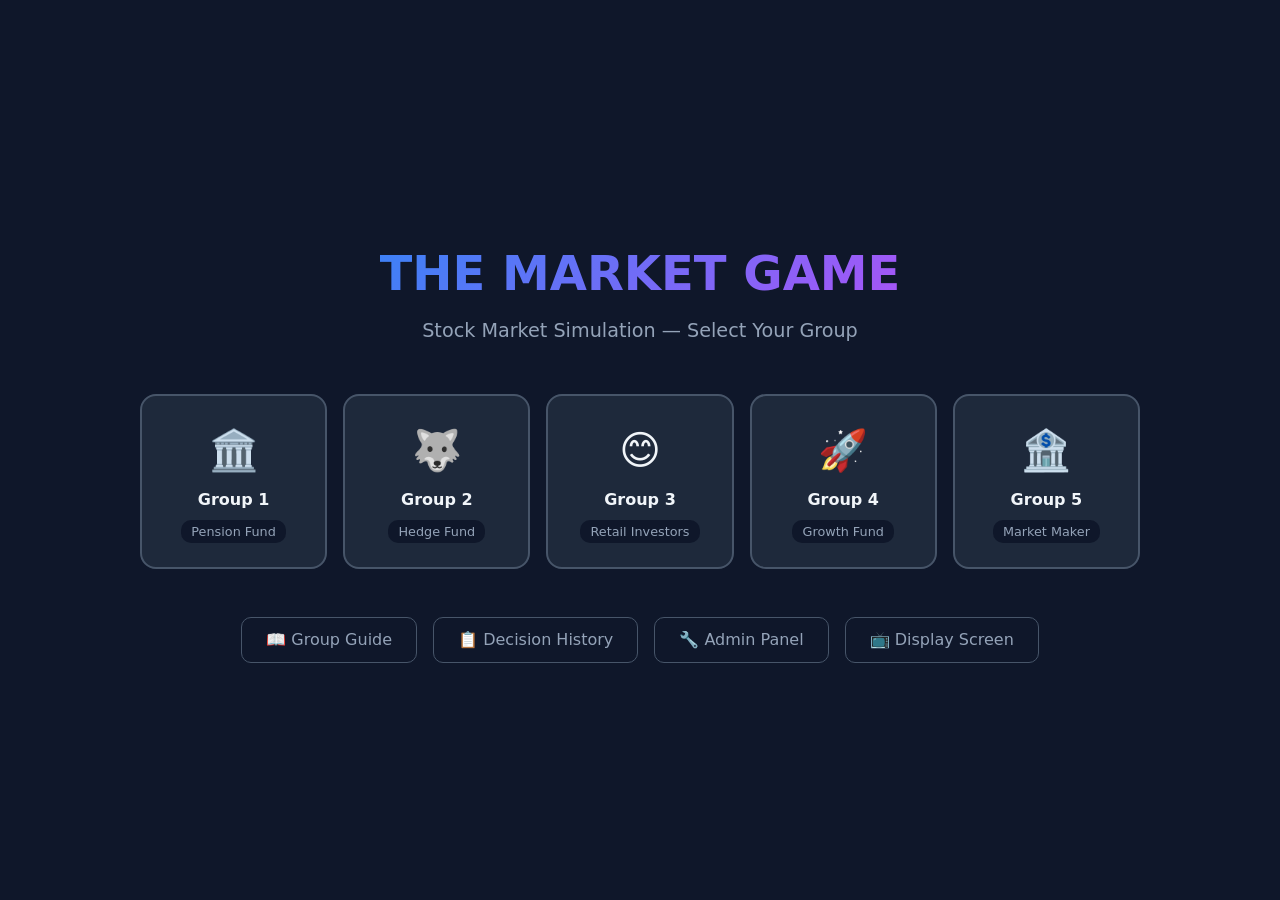
<file: index.html>
<!DOCTYPE html>
<html lang="en">
<head>
  <meta charset="UTF-8">
  <meta name="viewport" content="width=device-width, initial-scale=1.0">
  <title>The Market Game</title>
  <link rel="stylesheet" href="css/styles.css">
  <style>
    .landing {
      min-height: 100vh;
      display: flex;
      flex-direction: column;
      align-items: center;
      justify-content: center;
      text-align: center;
      padding: 24px;
    }
    .landing h1 {
      font-size: 3rem;
      font-weight: 900;
      margin-bottom: 8px;
      background: linear-gradient(135deg, #3b82f6, #a855f7);
      -webkit-background-clip: text;
      -webkit-text-fill-color: transparent;
    }
    .landing .subtitle {
      font-size: 1.2rem;
      color: var(--text-dim);
      margin-bottom: 48px;
    }
    .role-grid {
      display: grid;
      grid-template-columns: repeat(auto-fit, minmax(180px, 1fr));
      gap: 16px;
      max-width: 1000px;
      width: 100%;
      margin-bottom: 32px;
    }
    .role-card {
      background: var(--surface);
      border: 2px solid var(--border);
      border-radius: 16px;
      padding: 24px 16px;
      text-decoration: none;
      color: var(--text);
      transition: all 0.2s;
      display: flex;
      flex-direction: column;
      align-items: center;
      gap: 8px;
    }
    .role-card:hover {
      border-color: var(--accent);
      transform: translateY(-4px);
      box-shadow: 0 8px 24px rgba(59,130,246,0.2);
    }
    .role-card .icon { font-size: 2.5rem; }
    .role-card .name { font-weight: 700; font-size: 1rem; }
    .role-card .role-tag {
      font-size: 0.8rem;
      color: var(--text-dim);
      background: var(--bg);
      padding: 2px 10px;
      border-radius: 10px;
    }
    .admin-link {
      display: flex;
      gap: 16px;
      margin-top: 16px;
    }
    .admin-link a {
      color: var(--text-dim);
      text-decoration: none;
      padding: 10px 24px;
      border: 1px solid var(--border);
      border-radius: 10px;
      transition: all 0.2s;
    }
    .admin-link a:hover {
      border-color: var(--accent);
      color: var(--text);
    }
  </style>
</head>
<body>
  <div class="landing">
    <h1>THE MARKET GAME</h1>
    <p class="subtitle">Stock Market Simulation — Select Your Group</p>
    <div class="role-grid">
      <a href="group.html?id=1" class="role-card">
        <span class="icon">🏛️</span>
        <span class="name">Group 1</span>
        <span class="role-tag">Pension Fund</span>
      </a>
      <a href="group.html?id=2" class="role-card">
        <span class="icon">🐺</span>
        <span class="name">Group 2</span>
        <span class="role-tag">Hedge Fund</span>
      </a>
      <a href="group.html?id=3" class="role-card">
        <span class="icon">😊</span>
        <span class="name">Group 3</span>
        <span class="role-tag">Retail Investors</span>
      </a>
      <a href="group.html?id=4" class="role-card">
        <span class="icon">🚀</span>
        <span class="name">Group 4</span>
        <span class="role-tag">Growth Fund</span>
      </a>
      <a href="group.html?id=5" class="role-card">
        <span class="icon">🏦</span>
        <span class="name">Group 5</span>
        <span class="role-tag">Market Maker</span>
      </a>
    </div>
    <div class="admin-link">
      <a href="roles.html">📖 Group Guide</a>
      <a href="history.html">📋 Decision History</a>
      <a href="admin.html">🔧 Admin Panel</a>
      <a href="display.html">📺 Display Screen</a>
    </div>
  </div>
</body>
</html>
</file>
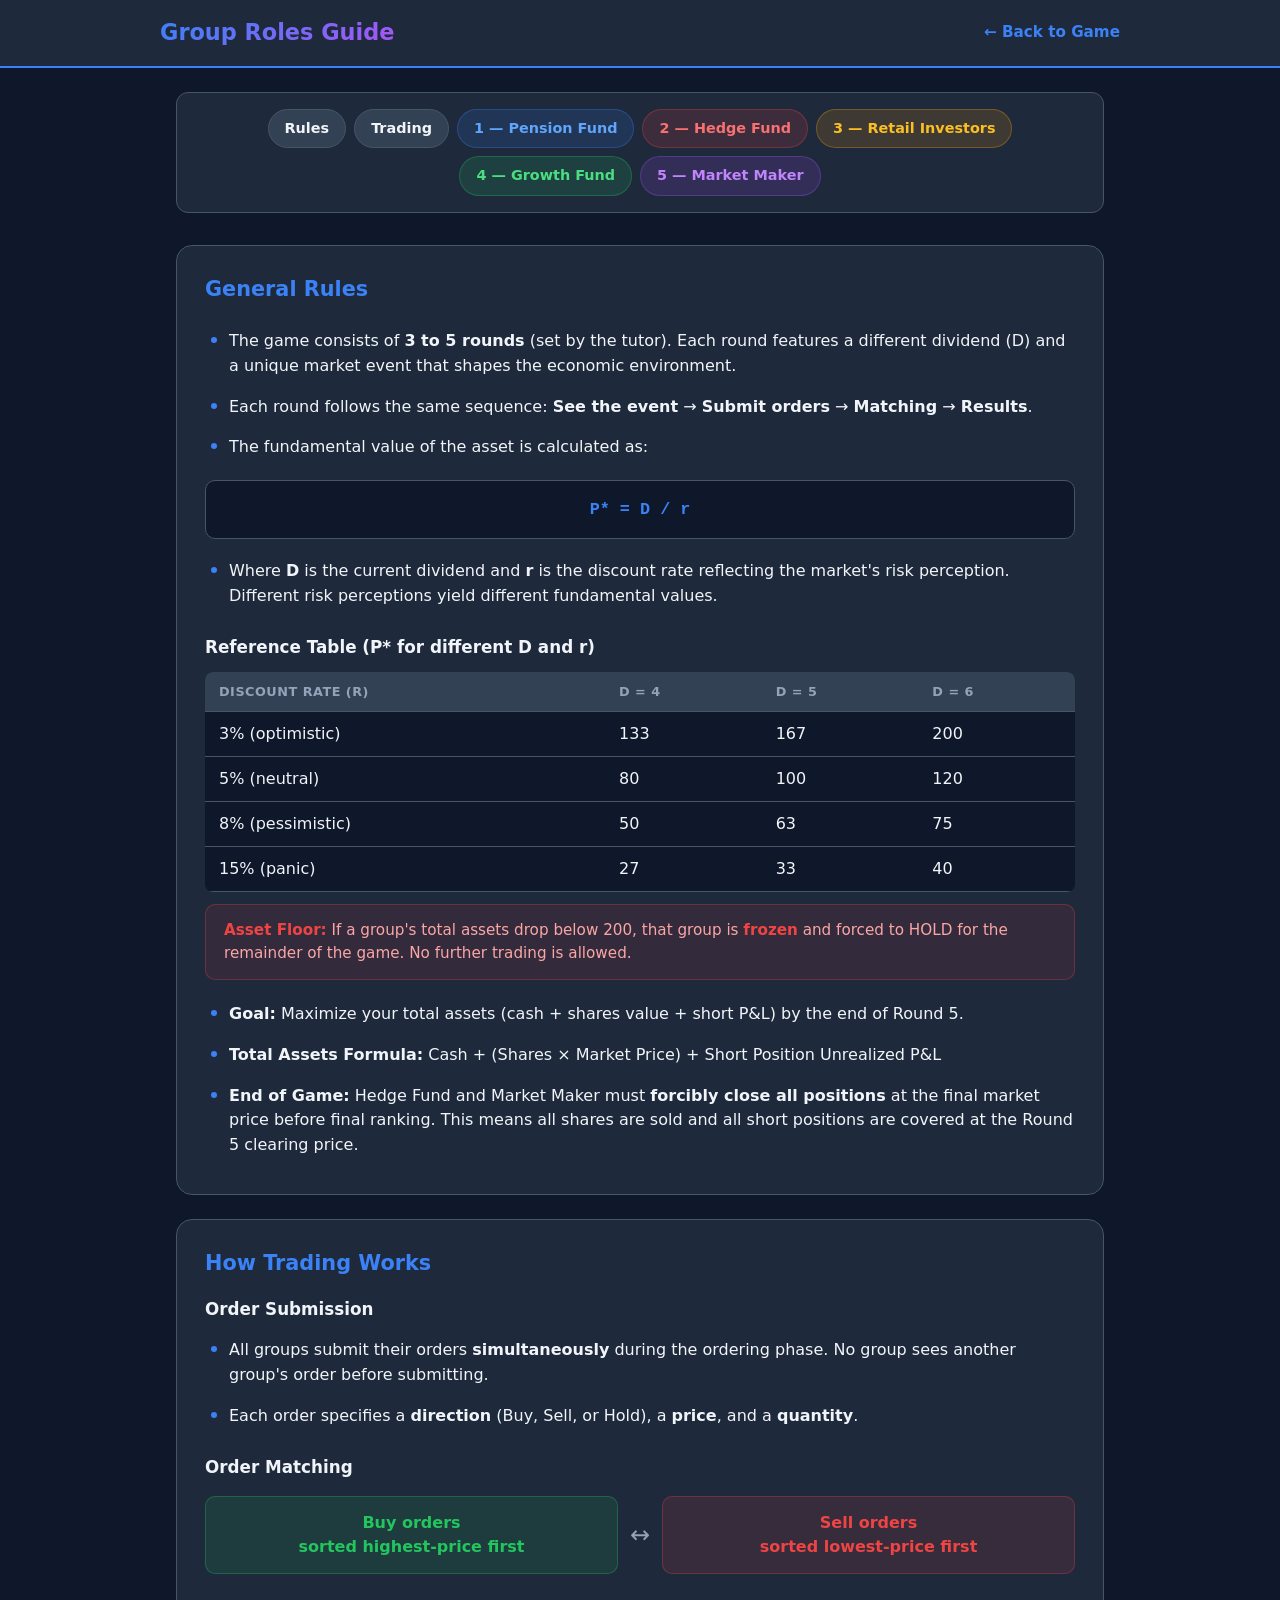
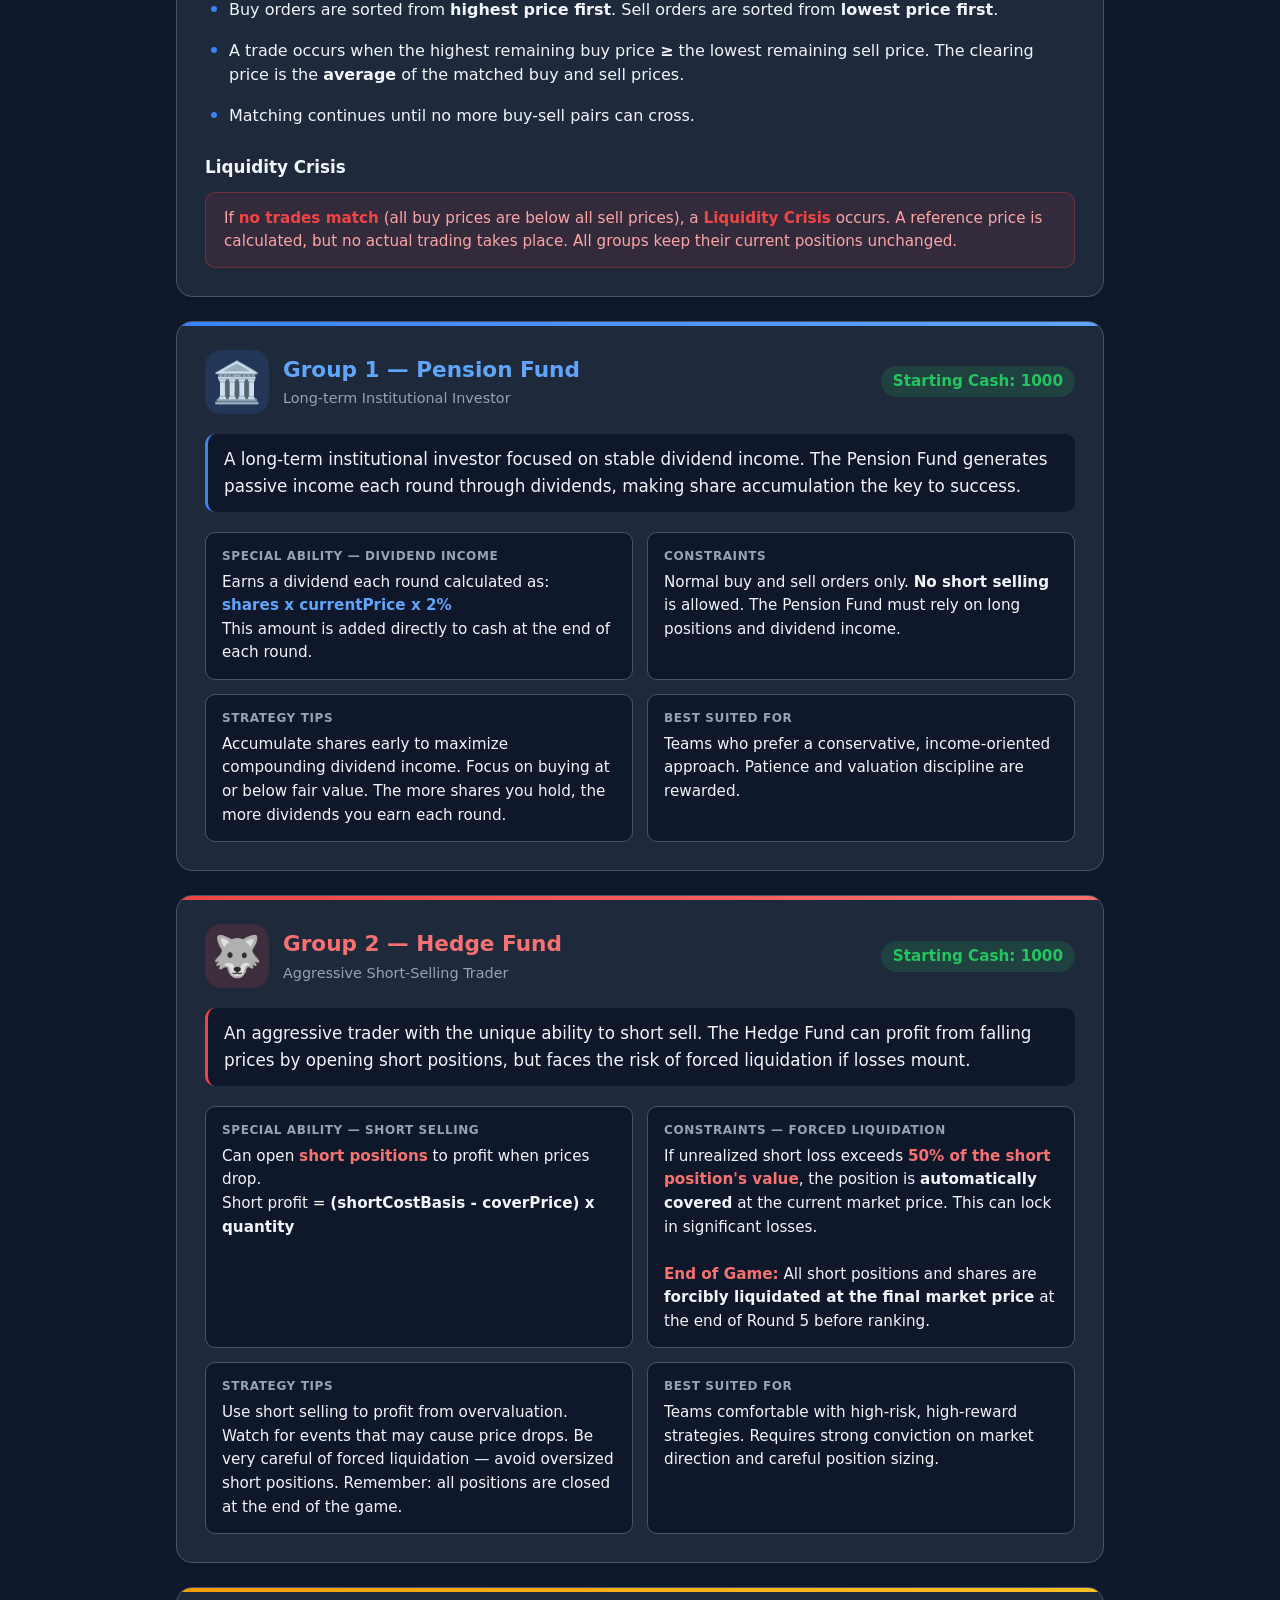
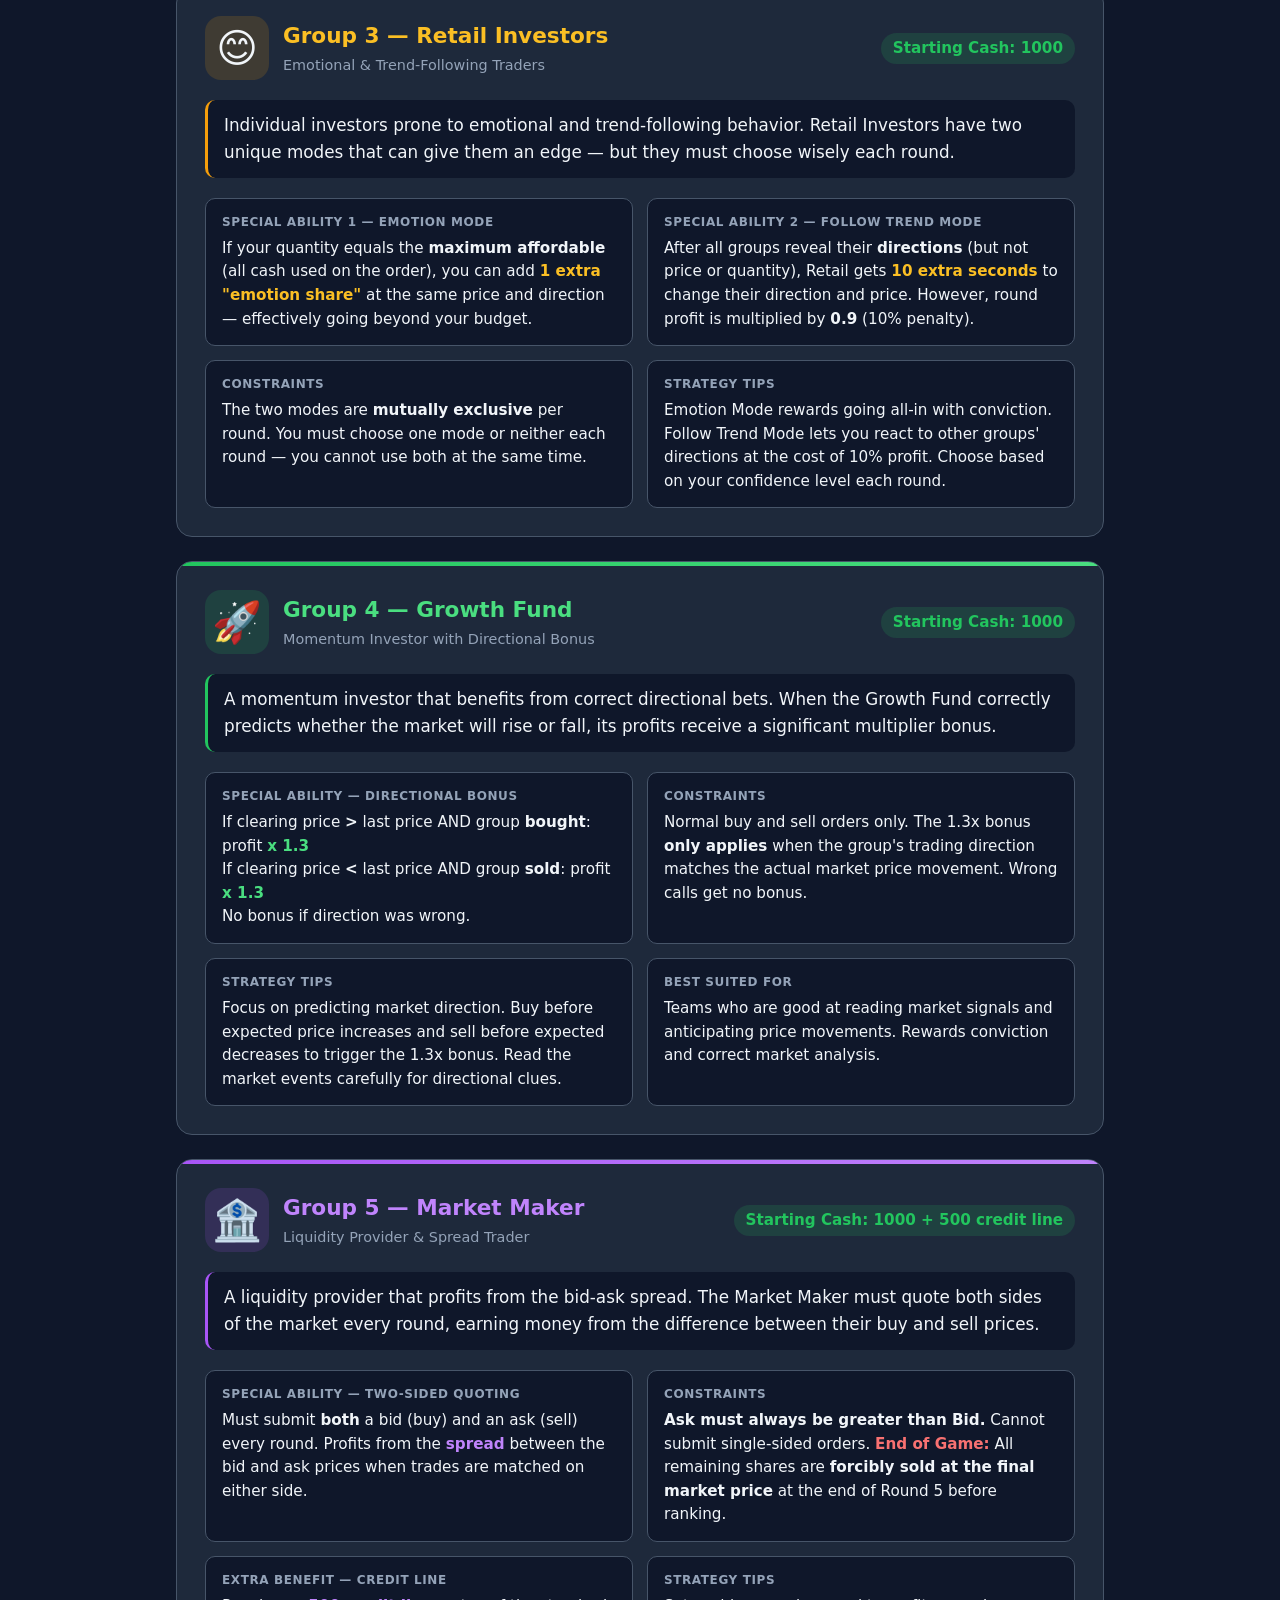
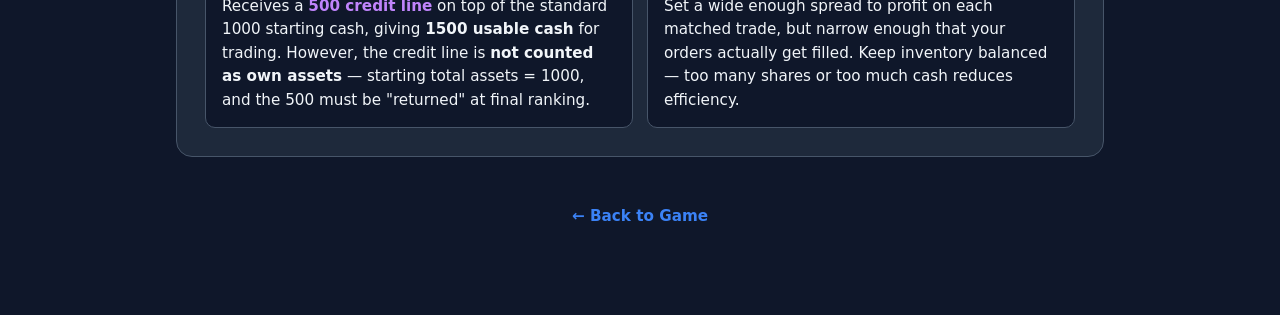
<file: roles.html>
<!DOCTYPE html>
<html lang="en">
<head>
  <meta charset="UTF-8">
  <meta name="viewport" content="width=device-width, initial-scale=1.0">
  <title>Group Roles Guide — The Market Game</title>
  <link rel="stylesheet" href="css/styles.css">
  <style>
    /* Page-specific styles */
    .page-header {
      background: var(--surface);
      border-bottom: 2px solid var(--accent);
      padding: 16px 24px;
      position: sticky;
      top: 0;
      z-index: 100;
    }
    .page-header-inner {
      max-width: 960px;
      margin: 0 auto;
      display: flex;
      align-items: center;
      justify-content: space-between;
      flex-wrap: wrap;
      gap: 12px;
    }
    .page-header h1 {
      font-size: 1.4rem;
      font-weight: 900;
      background: linear-gradient(135deg, #3b82f6, #a855f7);
      -webkit-background-clip: text;
      -webkit-text-fill-color: transparent;
    }
    .back-link {
      color: var(--accent);
      text-decoration: none;
      font-weight: 600;
      font-size: 0.95rem;
      display: inline-flex;
      align-items: center;
      gap: 6px;
      transition: color 0.15s;
    }
    .back-link:hover { color: var(--purple); }

    .page-content {
      max-width: 960px;
      margin: 0 auto;
      padding: 24px 16px 64px;
    }

    /* Navigation pills */
    .role-nav {
      display: flex;
      gap: 8px;
      flex-wrap: wrap;
      justify-content: center;
      margin-bottom: 32px;
      padding: 16px;
      background: var(--surface);
      border-radius: 12px;
      border: 1px solid var(--border);
    }
    .role-nav a {
      text-decoration: none;
      padding: 8px 16px;
      border-radius: 20px;
      font-weight: 600;
      font-size: 0.9rem;
      transition: all 0.15s;
      border: 1px solid var(--border);
      color: var(--text-dim);
    }
    .role-nav a:hover {
      transform: translateY(-1px);
      filter: brightness(1.15);
    }
    .role-nav a.nav-pension { background: rgba(59,130,246,0.15); color: #60a5fa; border-color: rgba(59,130,246,0.3); }
    .role-nav a.nav-hedge { background: rgba(239,68,68,0.15); color: #f87171; border-color: rgba(239,68,68,0.3); }
    .role-nav a.nav-retail { background: rgba(245,158,11,0.15); color: #fbbf24; border-color: rgba(245,158,11,0.3); }
    .role-nav a.nav-growth { background: rgba(34,197,94,0.15); color: #4ade80; border-color: rgba(34,197,94,0.3); }
    .role-nav a.nav-mm { background: rgba(168,85,247,0.15); color: #c084fc; border-color: rgba(168,85,247,0.3); }

    /* Section titles */
    .section-title {
      font-size: 1.6rem;
      font-weight: 900;
      margin-bottom: 16px;
      padding-bottom: 8px;
      border-bottom: 2px solid var(--border);
    }

    /* Role cards */
    .role-card {
      background: var(--surface);
      border-radius: 16px;
      padding: 28px;
      margin-bottom: 24px;
      border: 1px solid var(--border);
      position: relative;
      overflow: hidden;
    }
    .role-card::before {
      content: '';
      position: absolute;
      top: 0;
      left: 0;
      right: 0;
      height: 4px;
    }
    .role-card.pension::before { background: linear-gradient(90deg, #3b82f6, #60a5fa); }
    .role-card.hedge::before { background: linear-gradient(90deg, #ef4444, #f87171); }
    .role-card.retail::before { background: linear-gradient(90deg, #f59e0b, #fbbf24); }
    .role-card.growth::before { background: linear-gradient(90deg, #22c55e, #4ade80); }
    .role-card.mm::before { background: linear-gradient(90deg, #a855f7, #c084fc); }

    .role-header {
      display: flex;
      align-items: center;
      gap: 14px;
      margin-bottom: 20px;
    }
    .role-icon {
      font-size: 2.5rem;
      width: 64px;
      height: 64px;
      display: flex;
      align-items: center;
      justify-content: center;
      border-radius: 16px;
      flex-shrink: 0;
    }
    .role-card.pension .role-icon { background: rgba(59,130,246,0.15); }
    .role-card.hedge .role-icon { background: rgba(239,68,68,0.15); }
    .role-card.retail .role-icon { background: rgba(245,158,11,0.15); }
    .role-card.growth .role-icon { background: rgba(34,197,94,0.15); }
    .role-card.mm .role-icon { background: rgba(168,85,247,0.15); }

    .role-name {
      font-size: 1.35rem;
      font-weight: 800;
    }
    .role-card.pension .role-name { color: #60a5fa; }
    .role-card.hedge .role-name { color: #f87171; }
    .role-card.retail .role-name { color: #fbbf24; }
    .role-card.growth .role-name { color: #4ade80; }
    .role-card.mm .role-name { color: #c084fc; }

    .role-subtitle {
      font-size: 0.9rem;
      color: var(--text-dim);
      margin-top: 2px;
    }

    .role-desc {
      font-size: 1.05rem;
      color: var(--text);
      margin-bottom: 20px;
      line-height: 1.6;
      padding: 12px 16px;
      background: var(--bg);
      border-radius: 10px;
      border-left: 3px solid var(--border);
    }
    .role-card.pension .role-desc { border-left-color: #3b82f6; }
    .role-card.hedge .role-desc { border-left-color: #ef4444; }
    .role-card.retail .role-desc { border-left-color: #f59e0b; }
    .role-card.growth .role-desc { border-left-color: #22c55e; }
    .role-card.mm .role-desc { border-left-color: #a855f7; }

    .detail-grid {
      display: grid;
      grid-template-columns: 1fr 1fr;
      gap: 14px;
    }
    @media (max-width: 640px) {
      .detail-grid { grid-template-columns: 1fr; }
    }

    .detail-box {
      padding: 14px 16px;
      border-radius: 10px;
      background: var(--bg);
      border: 1px solid var(--border);
    }
    .detail-box-label {
      font-size: 0.75rem;
      font-weight: 700;
      text-transform: uppercase;
      letter-spacing: 0.6px;
      color: var(--text-dim);
      margin-bottom: 6px;
    }
    .detail-box-value {
      font-size: 0.95rem;
      line-height: 1.55;
    }

    .cash-badge {
      display: inline-flex;
      align-items: center;
      gap: 6px;
      padding: 4px 12px;
      border-radius: 20px;
      font-weight: 700;
      font-size: 0.95rem;
      background: rgba(34,197,94,0.15);
      color: var(--green);
    }

    /* Info sections */
    .info-section {
      background: var(--surface);
      border: 1px solid var(--border);
      border-radius: 16px;
      padding: 28px;
      margin-bottom: 24px;
    }
    .info-section h2 {
      font-size: 1.3rem;
      font-weight: 800;
      color: var(--accent);
      margin-bottom: 16px;
    }
    .info-section h3 {
      font-size: 1.05rem;
      font-weight: 700;
      color: var(--text);
      margin-top: 18px;
      margin-bottom: 8px;
    }
    .info-list {
      list-style: none;
      padding: 0;
    }
    .info-list li {
      padding: 8px 0 8px 24px;
      position: relative;
      line-height: 1.55;
      color: var(--text);
    }
    .info-list li::before {
      content: '';
      position: absolute;
      left: 6px;
      top: 16px;
      width: 6px;
      height: 6px;
      border-radius: 50%;
      background: var(--accent);
    }

    .formula-box {
      background: var(--bg);
      border: 1px solid var(--border);
      border-radius: 10px;
      padding: 16px 20px;
      font-family: 'Consolas', 'Courier New', monospace;
      font-size: 1.05rem;
      text-align: center;
      margin: 12px 0;
      color: var(--accent);
      font-weight: 600;
    }

    .warning-box {
      background: rgba(239,68,68,0.1);
      border: 1px solid rgba(239,68,68,0.3);
      border-radius: 10px;
      padding: 14px 18px;
      color: #fca5a5;
      font-size: 0.95rem;
      margin-top: 12px;
    }
    .warning-box strong { color: var(--red); }

    /* Matching diagram */
    .matching-diagram {
      display: grid;
      grid-template-columns: 1fr auto 1fr;
      gap: 12px;
      align-items: center;
      margin: 16px 0;
    }
    .matching-side {
      padding: 14px;
      border-radius: 10px;
      text-align: center;
      font-weight: 700;
    }
    .matching-buy { background: rgba(34,197,94,0.12); border: 1px solid rgba(34,197,94,0.3); color: var(--green); }
    .matching-sell { background: rgba(239,68,68,0.12); border: 1px solid rgba(239,68,68,0.3); color: var(--red); }
    .matching-arrow { font-size: 1.5rem; color: var(--text-dim); }

    @media (max-width: 640px) {
      .matching-diagram { grid-template-columns: 1fr; }
    }

    /* Smooth scroll */
    html { scroll-behavior: smooth; }
    :target { scroll-margin-top: 80px; }
  </style>
</head>
<body>

  <!-- Sticky header -->
  <div class="page-header">
    <div class="page-header-inner">
      <h1>Group Roles Guide</h1>
      <a href="index.html" class="back-link">&larr; Back to Game</a>
    </div>
  </div>

  <div class="page-content">

    <!-- Jump navigation -->
    <nav class="role-nav">
      <a href="#general-rules" style="background: var(--surface2); color: var(--text); border-color: var(--border);">Rules</a>
      <a href="#how-trading-works" style="background: var(--surface2); color: var(--text); border-color: var(--border);">Trading</a>
      <a href="#group1" class="nav-pension">1 &mdash; Pension Fund</a>
      <a href="#group2" class="nav-hedge">2 &mdash; Hedge Fund</a>
      <a href="#group3" class="nav-retail">3 &mdash; Retail Investors</a>
      <a href="#group4" class="nav-growth">4 &mdash; Growth Fund</a>
      <a href="#group5" class="nav-mm">5 &mdash; Market Maker</a>
    </nav>

    <!-- ==================== GENERAL RULES ==================== -->
    <section id="general-rules" class="info-section">
      <h2>General Rules</h2>
      <ul class="info-list">
        <li>The game consists of <strong>3 to 5 rounds</strong> (set by the tutor). Each round features a different dividend (D) and a unique market event that shapes the economic environment.</li>
        <li>Each round follows the same sequence: <strong>See the event</strong> &rarr; <strong>Submit orders</strong> &rarr; <strong>Matching</strong> &rarr; <strong>Results</strong>.</li>
        <li>The fundamental value of the asset is calculated as:</li>
      </ul>
      <div class="formula-box">P* = D / r</div>
      <ul class="info-list">
        <li>Where <strong>D</strong> is the current dividend and <strong>r</strong> is the discount rate reflecting the market's risk perception. Different risk perceptions yield different fundamental values.</li>
      </ul>

      <h3>Reference Table (P* for different D and r)</h3>
      <div style="overflow-x: auto; margin: 12px 0;">
        <table class="ref-table" style="min-width: 400px;">
          <thead>
            <tr>
              <th>Discount Rate (r)</th>
              <th>D = 4</th>
              <th>D = 5</th>
              <th>D = 6</th>
            </tr>
          </thead>
          <tbody>
            <tr><td>3% (optimistic)</td><td>133</td><td>167</td><td>200</td></tr>
            <tr><td>5% (neutral)</td><td>80</td><td>100</td><td>120</td></tr>
            <tr><td>8% (pessimistic)</td><td>50</td><td>63</td><td>75</td></tr>
            <tr><td>15% (panic)</td><td>27</td><td>33</td><td>40</td></tr>
          </tbody>
        </table>
      </div>

      <div class="warning-box">
        <strong>Asset Floor:</strong> If a group's total assets drop below 200, that group is <strong>frozen</strong> and forced to HOLD for the remainder of the game. No further trading is allowed.
      </div>

      <ul class="info-list" style="margin-top: 14px;">
        <li><strong>Goal:</strong> Maximize your total assets (cash + shares value + short P&amp;L) by the end of Round 5.</li>
        <li><strong>Total Assets Formula:</strong> Cash + (Shares &times; Market Price) + Short Position Unrealized P&amp;L</li>
        <li><strong>End of Game:</strong> Hedge Fund and Market Maker must <strong>forcibly close all positions</strong> at the final market price before final ranking. This means all shares are sold and all short positions are covered at the Round 5 clearing price.</li>
      </ul>
    </section>

    <!-- ==================== HOW TRADING WORKS ==================== -->
    <section id="how-trading-works" class="info-section">
      <h2>How Trading Works</h2>

      <h3>Order Submission</h3>
      <ul class="info-list">
        <li>All groups submit their orders <strong>simultaneously</strong> during the ordering phase. No group sees another group's order before submitting.</li>
        <li>Each order specifies a <strong>direction</strong> (Buy, Sell, or Hold), a <strong>price</strong>, and a <strong>quantity</strong>.</li>
      </ul>

      <h3>Order Matching</h3>
      <div class="matching-diagram">
        <div class="matching-side matching-buy">
          Buy orders<br>sorted highest-price first
        </div>
        <div class="matching-arrow">&harr;</div>
        <div class="matching-side matching-sell">
          Sell orders<br>sorted lowest-price first
        </div>
      </div>
      <ul class="info-list">
        <li>Buy orders are sorted from <strong>highest price first</strong>. Sell orders are sorted from <strong>lowest price first</strong>.</li>
        <li>A trade occurs when the highest remaining buy price <strong>&ge;</strong> the lowest remaining sell price. The clearing price is the <strong>average</strong> of the matched buy and sell prices.</li>
        <li>Matching continues until no more buy-sell pairs can cross.</li>
      </ul>

      <h3>Liquidity Crisis</h3>
      <div class="warning-box">
        If <strong>no trades match</strong> (all buy prices are below all sell prices), a <strong>Liquidity Crisis</strong> occurs. A reference price is calculated, but no actual trading takes place. All groups keep their current positions unchanged.
      </div>
    </section>

    <!-- ==================== GROUP 1 — PENSION FUND ==================== -->
    <section id="group1" class="role-card pension">
      <div class="role-header">
        <div class="role-icon">🏛️</div>
        <div>
          <div class="role-name">Group 1 — Pension Fund</div>
          <div class="role-subtitle">Long-term Institutional Investor</div>
        </div>
        <div style="margin-left: auto;">
          <span class="cash-badge">Starting Cash: 1000</span>
        </div>
      </div>

      <div class="role-desc">
        A long-term institutional investor focused on stable dividend income. The Pension Fund generates passive income each round through dividends, making share accumulation the key to success.
      </div>

      <div class="detail-grid">
        <div class="detail-box">
          <div class="detail-box-label">Special Ability &mdash; Dividend Income</div>
          <div class="detail-box-value">
            Earns a dividend each round calculated as:<br>
            <strong style="color: #60a5fa;">shares x currentPrice x 2%</strong><br>
            This amount is added directly to cash at the end of each round.
          </div>
        </div>
        <div class="detail-box">
          <div class="detail-box-label">Constraints</div>
          <div class="detail-box-value">
            Normal buy and sell orders only. <strong>No short selling</strong> is allowed. The Pension Fund must rely on long positions and dividend income.
          </div>
        </div>
        <div class="detail-box">
          <div class="detail-box-label">Strategy Tips</div>
          <div class="detail-box-value">
            Accumulate shares early to maximize compounding dividend income. Focus on buying at or below fair value. The more shares you hold, the more dividends you earn each round.
          </div>
        </div>
        <div class="detail-box">
          <div class="detail-box-label">Best Suited For</div>
          <div class="detail-box-value">
            Teams who prefer a conservative, income-oriented approach. Patience and valuation discipline are rewarded.
          </div>
        </div>
      </div>
    </section>

    <!-- ==================== GROUP 2 — HEDGE FUND ==================== -->
    <section id="group2" class="role-card hedge">
      <div class="role-header">
        <div class="role-icon">🐺</div>
        <div>
          <div class="role-name">Group 2 — Hedge Fund</div>
          <div class="role-subtitle">Aggressive Short-Selling Trader</div>
        </div>
        <div style="margin-left: auto;">
          <span class="cash-badge">Starting Cash: 1000</span>
        </div>
      </div>

      <div class="role-desc">
        An aggressive trader with the unique ability to short sell. The Hedge Fund can profit from falling prices by opening short positions, but faces the risk of forced liquidation if losses mount.
      </div>

      <div class="detail-grid">
        <div class="detail-box">
          <div class="detail-box-label">Special Ability &mdash; Short Selling</div>
          <div class="detail-box-value">
            Can open <strong style="color: #f87171;">short positions</strong> to profit when prices drop.<br>
            Short profit = <strong>(shortCostBasis - coverPrice) x quantity</strong>
          </div>
        </div>
        <div class="detail-box">
          <div class="detail-box-label">Constraints &mdash; Forced Liquidation</div>
          <div class="detail-box-value">
            If unrealized short loss exceeds <strong style="color: #f87171;">50% of the short position's value</strong>, the position is <strong>automatically covered</strong> at the current market price. This can lock in significant losses.
            <br><br><strong style="color: #f87171;">End of Game:</strong> All short positions and shares are <strong>forcibly liquidated at the final market price</strong> at the end of Round 5 before ranking.
          </div>
        </div>
        <div class="detail-box">
          <div class="detail-box-label">Strategy Tips</div>
          <div class="detail-box-value">
            Use short selling to profit from overvaluation. Watch for events that may cause price drops. Be very careful of forced liquidation — avoid oversized short positions. Remember: all positions are closed at the end of the game.
          </div>
        </div>
        <div class="detail-box">
          <div class="detail-box-label">Best Suited For</div>
          <div class="detail-box-value">
            Teams comfortable with high-risk, high-reward strategies. Requires strong conviction on market direction and careful position sizing.
          </div>
        </div>
      </div>
    </section>

    <!-- ==================== GROUP 3 — RETAIL INVESTORS ==================== -->
    <section id="group3" class="role-card retail">
      <div class="role-header">
        <div class="role-icon">😊</div>
        <div>
          <div class="role-name">Group 3 — Retail Investors</div>
          <div class="role-subtitle">Emotional &amp; Trend-Following Traders</div>
        </div>
        <div style="margin-left: auto;">
          <span class="cash-badge">Starting Cash: 1000</span>
        </div>
      </div>

      <div class="role-desc">
        Individual investors prone to emotional and trend-following behavior. Retail Investors have two unique modes that can give them an edge — but they must choose wisely each round.
      </div>

      <div class="detail-grid">
        <div class="detail-box">
          <div class="detail-box-label">Special Ability 1 &mdash; Emotion Mode</div>
          <div class="detail-box-value">
            If your quantity equals the <strong>maximum affordable</strong> (all cash used on the order), you can add <strong style="color: #fbbf24;">1 extra "emotion share"</strong> at the same price and direction — effectively going beyond your budget.
          </div>
        </div>
        <div class="detail-box">
          <div class="detail-box-label">Special Ability 2 &mdash; Follow Trend Mode</div>
          <div class="detail-box-value">
            After all groups reveal their <strong>directions</strong> (but not price or quantity), Retail gets <strong style="color: #fbbf24;">10 extra seconds</strong> to change their direction and price. However, round profit is multiplied by <strong>0.9</strong> (10% penalty).
          </div>
        </div>
        <div class="detail-box">
          <div class="detail-box-label">Constraints</div>
          <div class="detail-box-value">
            The two modes are <strong>mutually exclusive</strong> per round. You must choose one mode or neither each round — you cannot use both at the same time.
          </div>
        </div>
        <div class="detail-box">
          <div class="detail-box-label">Strategy Tips</div>
          <div class="detail-box-value">
            Emotion Mode rewards going all-in with conviction. Follow Trend Mode lets you react to other groups' directions at the cost of 10% profit. Choose based on your confidence level each round.
          </div>
        </div>
      </div>
    </section>

    <!-- ==================== GROUP 4 — GROWTH FUND ==================== -->
    <section id="group4" class="role-card growth">
      <div class="role-header">
        <div class="role-icon">🚀</div>
        <div>
          <div class="role-name">Group 4 — Growth Fund</div>
          <div class="role-subtitle">Momentum Investor with Directional Bonus</div>
        </div>
        <div style="margin-left: auto;">
          <span class="cash-badge">Starting Cash: 1000</span>
        </div>
      </div>

      <div class="role-desc">
        A momentum investor that benefits from correct directional bets. When the Growth Fund correctly predicts whether the market will rise or fall, its profits receive a significant multiplier bonus.
      </div>

      <div class="detail-grid">
        <div class="detail-box">
          <div class="detail-box-label">Special Ability &mdash; Directional Bonus</div>
          <div class="detail-box-value">
            If clearing price <strong>&gt;</strong> last price AND group <strong>bought</strong>: profit <strong style="color: #4ade80;">x 1.3</strong><br>
            If clearing price <strong>&lt;</strong> last price AND group <strong>sold</strong>: profit <strong style="color: #4ade80;">x 1.3</strong><br>
            No bonus if direction was wrong.
          </div>
        </div>
        <div class="detail-box">
          <div class="detail-box-label">Constraints</div>
          <div class="detail-box-value">
            Normal buy and sell orders only. The 1.3x bonus <strong>only applies</strong> when the group's trading direction matches the actual market price movement. Wrong calls get no bonus.
          </div>
        </div>
        <div class="detail-box">
          <div class="detail-box-label">Strategy Tips</div>
          <div class="detail-box-value">
            Focus on predicting market direction. Buy before expected price increases and sell before expected decreases to trigger the 1.3x bonus. Read the market events carefully for directional clues.
          </div>
        </div>
        <div class="detail-box">
          <div class="detail-box-label">Best Suited For</div>
          <div class="detail-box-value">
            Teams who are good at reading market signals and anticipating price movements. Rewards conviction and correct market analysis.
          </div>
        </div>
      </div>
    </section>

    <!-- ==================== GROUP 5 — MARKET MAKER ==================== -->
    <section id="group5" class="role-card mm">
      <div class="role-header">
        <div class="role-icon">🏦</div>
        <div>
          <div class="role-name">Group 5 — Market Maker</div>
          <div class="role-subtitle">Liquidity Provider &amp; Spread Trader</div>
        </div>
        <div style="margin-left: auto;">
          <span class="cash-badge">Starting Cash: 1000 + 500 credit line</span>
        </div>
      </div>

      <div class="role-desc">
        A liquidity provider that profits from the bid-ask spread. The Market Maker must quote both sides of the market every round, earning money from the difference between their buy and sell prices.
      </div>

      <div class="detail-grid">
        <div class="detail-box">
          <div class="detail-box-label">Special Ability &mdash; Two-Sided Quoting</div>
          <div class="detail-box-value">
            Must submit <strong>both</strong> a bid (buy) and an ask (sell) every round. Profits from the <strong style="color: #c084fc;">spread</strong> between the bid and ask prices when trades are matched on either side.
          </div>
        </div>
        <div class="detail-box">
          <div class="detail-box-label">Constraints</div>
          <div class="detail-box-value">
            <strong>Ask must always be greater than Bid.</strong> Cannot submit single-sided orders. <strong style="color: #f87171;">End of Game:</strong> All remaining shares are <strong>forcibly sold at the final market price</strong> at the end of Round 5 before ranking.
          </div>
        </div>
        <div class="detail-box">
          <div class="detail-box-label">Extra Benefit &mdash; Credit Line</div>
          <div class="detail-box-value">
            Receives a <strong style="color: #c084fc;">500 credit line</strong> on top of the standard 1000 starting cash, giving <strong>1500 usable cash</strong> for trading. However, the credit line is <strong>not counted as own assets</strong> — starting total assets = 1000, and the 500 must be "returned" at final ranking.
          </div>
        </div>
        <div class="detail-box">
          <div class="detail-box-label">Strategy Tips</div>
          <div class="detail-box-value">
            Set a wide enough spread to profit on each matched trade, but narrow enough that your orders actually get filled. Keep inventory balanced — too many shares or too much cash reduces efficiency.
          </div>
        </div>
      </div>
    </section>

    <!-- Footer -->
    <div style="text-align: center; padding: 24px 0; color: var(--text-dim); font-size: 0.85rem;">
      <a href="index.html" class="back-link">&larr; Back to Game</a>
    </div>

  </div>

</body>
</html>
</file>
<file: css/styles.css>
/* ============================================================
   styles.css — Market Game shared styles
   ============================================================ */

:root {
  --bg: #0f172a;
  --surface: #1e293b;
  --surface2: #334155;
  --border: #475569;
  --text: #f1f5f9;
  --text-dim: #94a3b8;
  --accent: #3b82f6;
  --green: #22c55e;
  --red: #ef4444;
  --orange: #f59e0b;
  --purple: #a855f7;
}

* { box-sizing: border-box; margin: 0; padding: 0; }

body {
  font-family: 'Segoe UI', system-ui, -apple-system, sans-serif;
  background: var(--bg);
  color: var(--text);
  min-height: 100vh;
  line-height: 1.5;
}

.container { max-width: 1200px; margin: 0 auto; padding: 16px; }
.container-wide { max-width: 1600px; margin: 0 auto; padding: 16px; }

/* Header */
.header {
  background: var(--surface);
  border-bottom: 2px solid var(--accent);
  padding: 12px 24px;
  display: flex;
  align-items: center;
  justify-content: space-between;
  flex-wrap: wrap;
  gap: 12px;
}
.header h1 { font-size: 1.4rem; font-weight: 700; }
.header .badge {
  background: var(--accent);
  color: white;
  padding: 4px 12px;
  border-radius: 20px;
  font-size: 0.85rem;
  font-weight: 600;
}

/* Cards */
.card {
  background: var(--surface);
  border: 1px solid var(--border);
  border-radius: 12px;
  padding: 20px;
  margin-bottom: 16px;
}
.card-title {
  font-size: 1.1rem;
  font-weight: 700;
  margin-bottom: 12px;
  color: var(--accent);
}

/* Grid */
.grid-2 { display: grid; grid-template-columns: 1fr 1fr; gap: 16px; }
.grid-3 { display: grid; grid-template-columns: 1fr 1fr 1fr; gap: 16px; }
.grid-5 { display: grid; grid-template-columns: repeat(5, 1fr); gap: 12px; }

/* Buttons */
.btn {
  display: inline-flex;
  align-items: center;
  justify-content: center;
  gap: 8px;
  padding: 10px 20px;
  border: none;
  border-radius: 8px;
  font-size: 1rem;
  font-weight: 600;
  cursor: pointer;
  transition: all 0.15s;
  color: white;
}
.btn:hover { filter: brightness(1.15); transform: translateY(-1px); }
.btn:active { transform: translateY(0); }
.btn:disabled { opacity: 0.4; cursor: not-allowed; transform: none; filter: none; }

.btn-primary { background: var(--accent); }
.btn-green { background: var(--green); }
.btn-red { background: var(--red); }
.btn-orange { background: var(--orange); color: #000; }
.btn-purple { background: var(--purple); }
.btn-dim { background: var(--surface2); }

.btn-lg { padding: 14px 32px; font-size: 1.15rem; }
.btn-sm { padding: 6px 14px; font-size: 0.85rem; }

.btn-group { display: flex; gap: 8px; flex-wrap: wrap; }

/* Direction buttons */
.dir-btn {
  flex: 1;
  min-width: 100px;
  padding: 14px 8px;
  border: 2px solid var(--border);
  border-radius: 10px;
  background: var(--surface);
  color: var(--text);
  font-size: 1.1rem;
  font-weight: 700;
  cursor: pointer;
  transition: all 0.15s;
  text-align: center;
}
.dir-btn:hover { border-color: var(--accent); }
.dir-btn.active-buy { border-color: var(--green); background: rgba(34,197,94,0.15); color: var(--green); }
.dir-btn.active-sell { border-color: var(--red); background: rgba(239,68,68,0.15); color: var(--red); }
.dir-btn.active-hold { border-color: var(--orange); background: rgba(245,158,11,0.15); color: var(--orange); }

/* Timer */
.timer {
  font-size: 2.5rem;
  font-weight: 900;
  font-variant-numeric: tabular-nums;
  text-align: center;
  padding: 8px 24px;
  border-radius: 12px;
  background: var(--surface);
  border: 2px solid var(--border);
}
.timer.warning { color: var(--red); border-color: var(--red); animation: pulse 1s infinite; }

@keyframes pulse {
  0%, 100% { opacity: 1; }
  50% { opacity: 0.6; }
}

/* Forms */
.form-group { margin-bottom: 14px; }
.form-group label {
  display: block;
  font-size: 0.85rem;
  font-weight: 600;
  color: var(--text-dim);
  margin-bottom: 4px;
}
.form-group input, .form-group select {
  width: 100%;
  padding: 10px 14px;
  border: 1px solid var(--border);
  border-radius: 8px;
  background: var(--bg);
  color: var(--text);
  font-size: 1.05rem;
}
.form-group input:focus, .form-group select:focus {
  outline: none;
  border-color: var(--accent);
  box-shadow: 0 0 0 3px rgba(59,130,246,0.2);
}

/* Tables */
table {
  width: 100%;
  border-collapse: collapse;
}
th, td {
  padding: 10px 14px;
  text-align: left;
  border-bottom: 1px solid var(--border);
}
th {
  font-size: 0.8rem;
  font-weight: 700;
  color: var(--text-dim);
  text-transform: uppercase;
  letter-spacing: 0.5px;
}

/* Status indicators */
.status { display: inline-flex; align-items: center; gap: 6px; }
.status-dot {
  width: 10px; height: 10px; border-radius: 50%;
}
.status-dot.green { background: var(--green); }
.status-dot.orange { background: var(--orange); }
.status-dot.red { background: var(--red); }

/* Order status chips */
.chip {
  display: inline-flex;
  align-items: center;
  gap: 6px;
  padding: 6px 14px;
  border-radius: 20px;
  font-size: 0.9rem;
  font-weight: 600;
}
.chip-submitted { background: rgba(34,197,94,0.15); color: var(--green); }
.chip-waiting { background: rgba(245,158,11,0.15); color: var(--orange); }

/* Phase banner */
.phase-banner {
  text-align: center;
  padding: 16px;
  border-radius: 12px;
  font-size: 1.3rem;
  font-weight: 700;
  margin-bottom: 16px;
}
.phase-waiting { background: var(--surface2); }
.phase-signal { background: rgba(59,130,246,0.2); color: var(--accent); }
.phase-ordering { background: rgba(34,197,94,0.2); color: var(--green); }
.phase-reveal { background: rgba(168,85,247,0.2); color: var(--purple); }
.phase-results { background: rgba(245,158,11,0.2); color: var(--orange); }

/* Liquidity crisis */
.crisis-banner {
  background: rgba(239,68,68,0.15);
  border: 2px solid var(--red);
  color: var(--red);
  padding: 20px;
  border-radius: 12px;
  text-align: center;
  font-size: 1.3rem;
  font-weight: 700;
  animation: pulse 1.5s infinite;
}

/* Order book */
.order-book {
  display: grid;
  grid-template-columns: 1fr 1fr;
  gap: 16px;
}
.order-book-side {
  padding: 16px;
  border-radius: 12px;
}
.order-book-buy { background: rgba(34,197,94,0.08); border: 1px solid rgba(34,197,94,0.3); }
.order-book-sell { background: rgba(239,68,68,0.08); border: 1px solid rgba(239,68,68,0.3); }

.order-row {
  display: flex;
  justify-content: space-between;
  padding: 8px 12px;
  border-radius: 6px;
  margin-bottom: 4px;
  font-weight: 600;
}
.order-row.matched { background: rgba(59,130,246,0.2); border: 1px solid var(--accent); }

/* Leaderboard */
.leaderboard-row {
  display: flex;
  align-items: center;
  padding: 12px 16px;
  border-radius: 10px;
  margin-bottom: 8px;
  background: var(--surface2);
}
.leaderboard-rank {
  font-size: 1.5rem;
  font-weight: 900;
  width: 40px;
  color: var(--text-dim);
}
.leaderboard-rank:first-child { color: var(--orange); }
.leaderboard-name { flex: 1; font-size: 1.1rem; font-weight: 700; }
.leaderboard-assets { font-size: 1.2rem; font-weight: 900; font-variant-numeric: tabular-nums; }
.leaderboard-up { color: var(--green); }
.leaderboard-down { color: var(--red); }

/* Reference table */
.ref-table {
  background: var(--bg);
  border-radius: 8px;
  overflow: hidden;
}
.ref-table th { background: var(--surface2); }
.ref-table td { font-variant-numeric: tabular-nums; }

/* P* comparison gauge */
.gauge-bar {
  height: 32px;
  border-radius: 16px;
  background: var(--surface2);
  position: relative;
  overflow: hidden;
}
.gauge-fill {
  height: 100%;
  border-radius: 16px;
  transition: width 0.5s;
}
.gauge-label {
  position: absolute;
  top: 50%;
  left: 50%;
  transform: translate(-50%, -50%);
  font-weight: 700;
  font-size: 0.85rem;
  text-shadow: 0 1px 3px rgba(0,0,0,0.5);
}

/* Event card */
.event-card {
  background: linear-gradient(135deg, var(--surface), var(--surface2));
  border: 1px solid var(--accent);
  border-radius: 12px;
  padding: 20px;
  text-align: center;
  font-size: 1.1rem;
  line-height: 1.6;
}
.event-card .d-value {
  font-size: 2rem;
  font-weight: 900;
  color: var(--accent);
}

/* Chart container */
.chart-container {
  background: var(--surface);
  border-radius: 12px;
  padding: 16px;
  border: 1px solid var(--border);
}

/* Award cards */
.award-card {
  text-align: center;
  padding: 20px;
  border-radius: 12px;
  background: var(--surface);
  border: 1px solid var(--border);
}
.award-icon { font-size: 2.5rem; margin-bottom: 8px; }
.award-title { font-weight: 700; color: var(--accent); margin-bottom: 4px; }
.award-group { font-size: 1.1rem; font-weight: 700; }
.award-detail { font-size: 0.85rem; color: var(--text-dim); }

/* Insight box */
.insight-box {
  background: linear-gradient(135deg, rgba(59,130,246,0.1), rgba(168,85,247,0.1));
  border: 1px solid var(--accent);
  border-radius: 12px;
  padding: 24px;
  font-size: 1.05rem;
  line-height: 1.7;
  font-style: italic;
}

/* Password overlay */
.password-overlay {
  position: fixed;
  inset: 0;
  background: var(--bg);
  display: flex;
  align-items: center;
  justify-content: center;
  z-index: 1000;
}
.password-box {
  background: var(--surface);
  border: 1px solid var(--border);
  border-radius: 16px;
  padding: 40px;
  text-align: center;
  max-width: 400px;
  width: 90%;
}
.password-box h2 { margin-bottom: 20px; }
.password-box input {
  width: 100%;
  padding: 12px;
  border: 1px solid var(--border);
  border-radius: 8px;
  background: var(--bg);
  color: var(--text);
  font-size: 1.1rem;
  text-align: center;
  margin-bottom: 16px;
}
.password-box .error { color: var(--red); font-size: 0.85rem; margin-bottom: 8px; }

/* Responsive */
@media (max-width: 768px) {
  .grid-2, .grid-3, .grid-5 { grid-template-columns: 1fr; }
  .order-book { grid-template-columns: 1fr; }
  .header { flex-direction: column; text-align: center; }
  .timer { font-size: 2rem; }
}

/* Utility */
.text-center { text-align: center; }
.text-green { color: var(--green); }
.text-red { color: var(--red); }
.text-orange { color: var(--orange); }
.text-dim { color: var(--text-dim); }
.text-accent { color: var(--accent); }
.text-lg { font-size: 1.2rem; }
.text-xl { font-size: 1.5rem; }
.text-2xl { font-size: 2rem; }
.fw-bold { font-weight: 700; }
.fw-black { font-weight: 900; }
.mt-1 { margin-top: 8px; }
.mt-2 { margin-top: 16px; }
.mt-3 { margin-top: 24px; }
.mb-1 { margin-bottom: 8px; }
.mb-2 { margin-bottom: 16px; }
.gap-1 { gap: 8px; }
.gap-2 { gap: 16px; }
.flex { display: flex; }
.flex-col { flex-direction: column; }
.items-center { align-items: center; }
.justify-between { justify-content: space-between; }
.hidden { display: none !important; }
</file>
